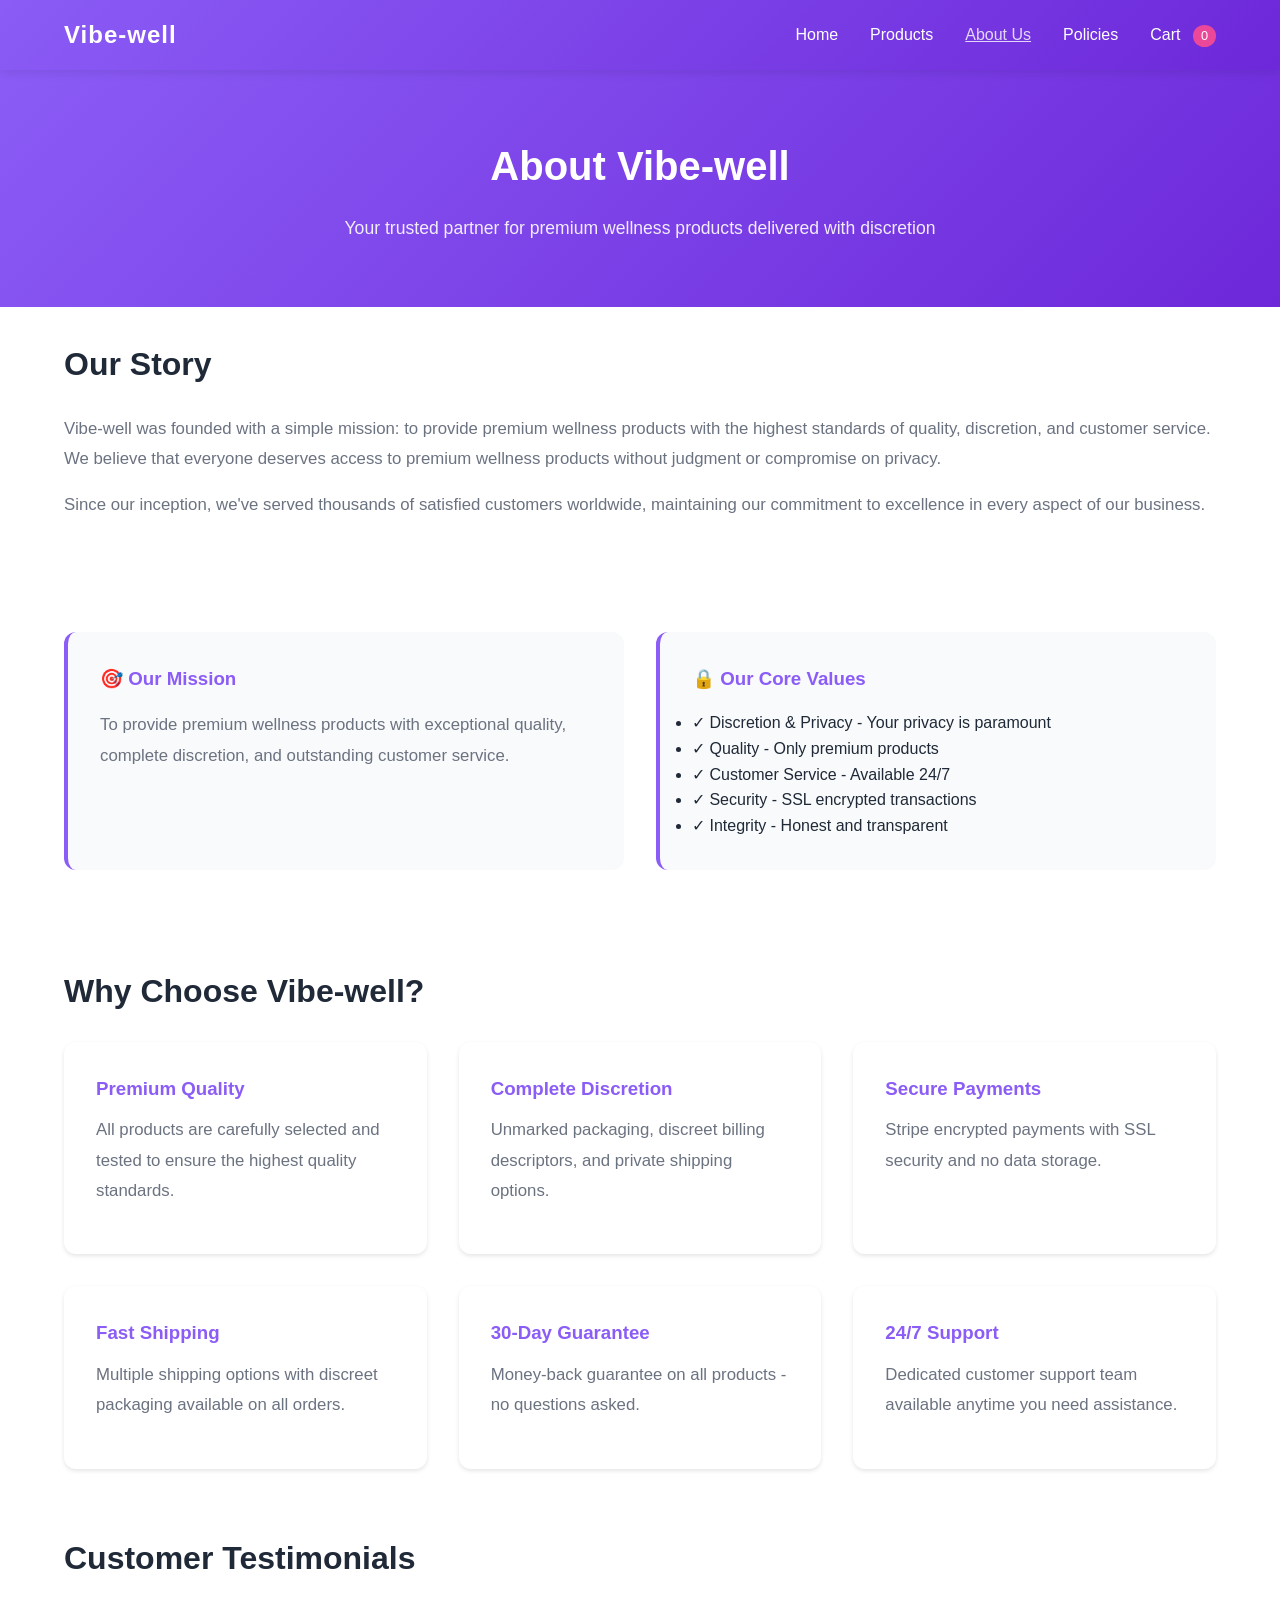
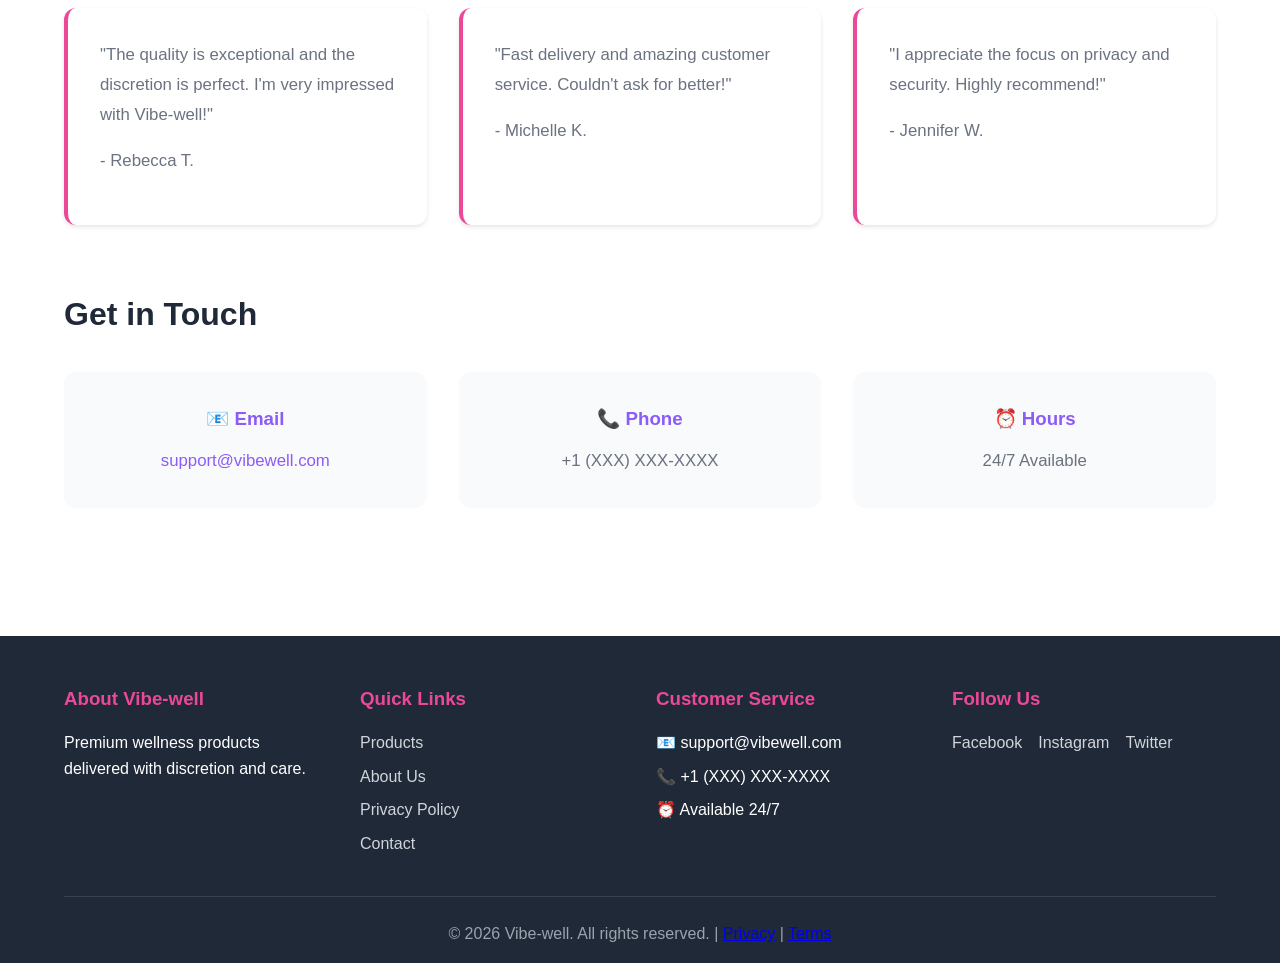
<file: about.html>
<!DOCTYPE html>
<html lang="en">
<head>
    <meta charset="UTF-8">
    <meta name="viewport" content="width=device-width, initial-scale=1.0">
    <title>About Us - Vibe-well</title>
    <link rel="stylesheet" href="styles.css">
</head>
<body>
    <!-- Navigation -->
    <nav class="navbar">
        <div class="container">
            <div class="nav-brand">
                <a href="index.html" class="logo">Vibe-well</a>
            </div>
            <ul class="nav-menu">
                <li><a href="index.html">Home</a></li>
                <li><a href="products.html">Products</a></li>
                <li><a href="about.html" class="active">About Us</a></li>
                <li><a href="policy.html">Policies</a></li>
                <li><a href="cart.html" class="cart-link">Cart <span class="cart-count">0</span></a></li>
            </ul>
        </div>
    </nav>

    <!-- About Hero -->
    <section class="about-hero">
        <div class="container">
            <h1>About Vibe-well</h1>
            <p>Your trusted partner for premium wellness products delivered with discretion</p>
        </div>
    </section>

    <!-- Our Story -->
    <section class="about-section">
        <div class="container">
            <h2>Our Story</h2>
            <p>Vibe-well was founded with a simple mission: to provide premium wellness products with the highest standards of quality, discretion, and customer service. We believe that everyone deserves access to premium wellness products without judgment or compromise on privacy.</p>
            <p>Since our inception, we've served thousands of satisfied customers worldwide, maintaining our commitment to excellence in every aspect of our business.</p>
        </div>
    </section>

    <!-- Our Mission & Values -->
    <section class="about-section">
        <div class="container">
            <div class="values-grid">
                <div class="value-card">
                    <h3>🎯 Our Mission</h3>
                    <p>To provide premium wellness products with exceptional quality, complete discretion, and outstanding customer service.</p>
                </div>
                <div class="value-card">
                    <h3>🔒 Our Core Values</h3>
                    <ul style="text-align: left;">
                        <li>✓ Discretion & Privacy - Your privacy is paramount</li>
                        <li>✓ Quality - Only premium products</li>
                        <li>✓ Customer Service - Available 24/7</li>
                        <li>✓ Security - SSL encrypted transactions</li>
                        <li>✓ Integrity - Honest and transparent</li>
                    </ul>
                </div>
            </div>
        </div>
    </section>

    <!-- Why Choose Us -->
    <section class="about-section">
        <div class="container">
            <h2>Why Choose Vibe-well?</h2>
            <div class="features-grid">
                <div class="feature-box">
                    <h3>Premium Quality</h3>
                    <p>All products are carefully selected and tested to ensure the highest quality standards.</p>
                </div>
                <div class="feature-box">
                    <h3>Complete Discretion</h3>
                    <p>Unmarked packaging, discreet billing descriptors, and private shipping options.</p>
                </div>
                <div class="feature-box">
                    <h3>Secure Payments</h3>
                    <p>Stripe encrypted payments with SSL security and no data storage.</p>
                </div>
                <div class="feature-box">
                    <h3>Fast Shipping</h3>
                    <p>Multiple shipping options with discreet packaging available on all orders.</p>
                </div>
                <div class="feature-box">
                    <h3>30-Day Guarantee</h3>
                    <p>Money-back guarantee on all products - no questions asked.</p>
                </div>
                <div class="feature-box">
                    <h3>24/7 Support</h3>
                    <p>Dedicated customer support team available anytime you need assistance.</p>
                </div>
            </div>
        </div>
    </section>

    <!-- Testimonials -->
    <section class="about-section">
        <div class="container">
            <h2>Customer Testimonials</h2>
            <div class="testimonials-grid">
                <div class="testimonial-box">
                    <p>"The quality is exceptional and the discretion is perfect. I'm very impressed with Vibe-well!"</p>
                    <p class="author">- Rebecca T.</p>
                </div>
                <div class="testimonial-box">
                    <p>"Fast delivery and amazing customer service. Couldn't ask for better!"</p>
                    <p class="author">- Michelle K.</p>
                </div>
                <div class="testimonial-box">
                    <p>"I appreciate the focus on privacy and security. Highly recommend!"</p>
                    <p class="author">- Jennifer W.</p>
                </div>
            </div>
        </div>
    </section>

    <!-- Contact Section -->
    <section class="about-section">
        <div class="container">
            <h2>Get in Touch</h2>
            <div class="contact-info">
                <div class="contact-item">
                    <h3>📧 Email</h3>
                    <p><a href="mailto:support@vibewell.com">support@vibewell.com</a></p>
                </div>
                <div class="contact-item">
                    <h3>📞 Phone</h3>
                    <p>+1 (XXX) XXX-XXXX</p>
                </div>
                <div class="contact-item">
                    <h3>⏰ Hours</h3>
                    <p>24/7 Available</p>
                </div>
            </div>
        </div>
    </section>

    <!-- Footer -->
    <footer class="footer">
        <div class="container">
            <div class="footer-grid">
                <div class="footer-section">
                    <h3>About Vibe-well</h3>
                    <p>Premium wellness products delivered with discretion and care.</p>
                </div>
                <div class="footer-section">
                    <h3>Quick Links</h3>
                    <ul>
                        <li><a href="products.html">Products</a></li>
                        <li><a href="about.html">About Us</a></li>
                        <li><a href="policy.html">Privacy Policy</a></li>
                        <li><a href="policy.html">Contact</a></li>
                    </ul>
                </div>
                <div class="footer-section">
                    <h3>Customer Service</h3>
                    <ul>
                        <li>📧 support@vibewell.com</li>
                        <li>📞 +1 (XXX) XXX-XXXX</li>
                        <li>⏰ Available 24/7</li>
                    </ul>
                </div>
                <div class="footer-section">
                    <h3>Follow Us</h3>
                    <div class="social-links">
                        <a href="#">Facebook</a>
                        <a href="#">Instagram</a>
                        <a href="#">Twitter</a>
                    </div>
                </div>
            </div>
            <div class="footer-bottom">
                <p>&copy; 2026 Vibe-well. All rights reserved. | <a href="policy.html">Privacy</a> | <a href="policy.html">Terms</a></p>
            </div>
        </div>
    </footer>

    <script src="app.js"></script>
</body>
</html>
</file>
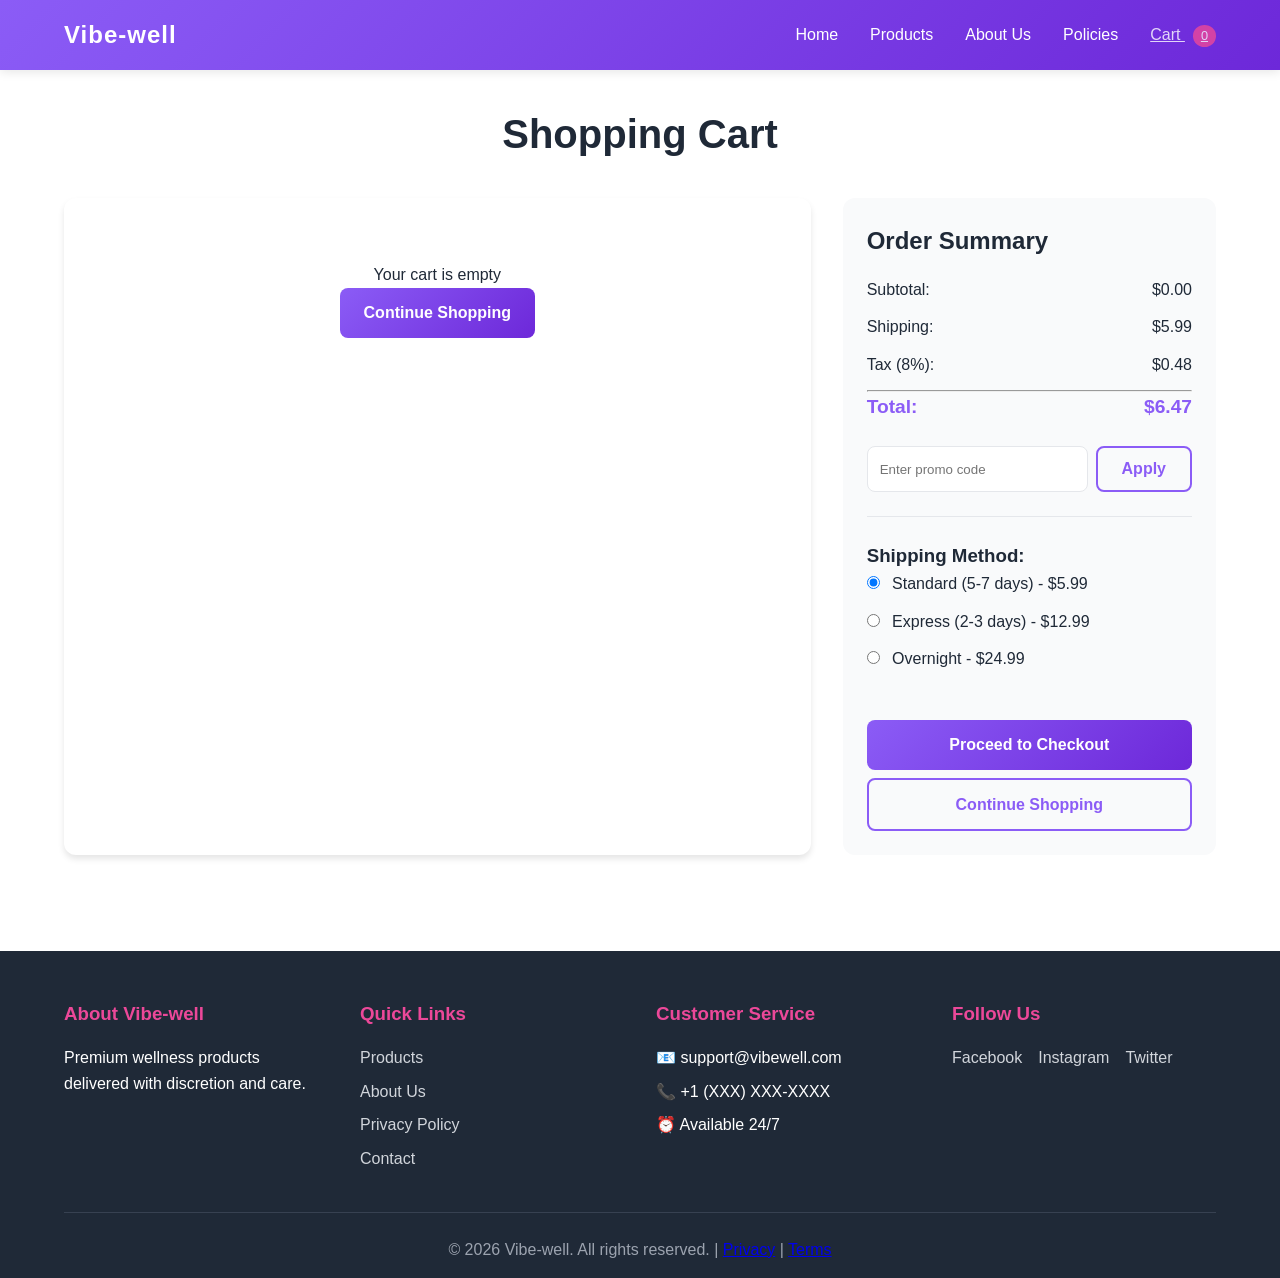
<file: cart.html>
<!DOCTYPE html>
<html lang="en">
<head>
    <meta charset="UTF-8">
    <meta name="viewport" content="width=device-width, initial-scale=1.0">
    <title>Shopping Cart - Vibe-well</title>
    <link rel="stylesheet" href="styles.css">
</head>
<body>
    <!-- Navigation -->
    <nav class="navbar">
        <div class="container">
            <div class="nav-brand">
                <a href="index.html" class="logo">Vibe-well</a>
            </div>
            <ul class="nav-menu">
                <li><a href="index.html">Home</a></li>
                <li><a href="products.html">Products</a></li>
                <li><a href="about.html">About Us</a></li>
                <li><a href="policy.html">Policies</a></li>
                <li><a href="cart.html" class="cart-link active">Cart <span class="cart-count">0</span></a></li>
            </ul>
        </div>
    </nav>

    <!-- Cart Section -->
    <section class="cart-section">
        <div class="container">
            <h1>Shopping Cart</h1>
            
            <div class="cart-content">
                <div class="cart-items">
                    <div id="cart-items-container">
                        <!-- Cart items will be displayed here -->
                    </div>
                </div>

                <div class="cart-summary">
                    <h2>Order Summary</h2>
                    <div class="summary-row">
                        <span>Subtotal:</span>
                        <span id="cart-subtotal">$0.00</span>
                    </div>
                    <div class="summary-row">
                        <span>Shipping:</span>
                        <span id="cart-shipping">$0.00</span>
                    </div>
                    <div class="summary-row">
                        <span>Tax (8%):</span>
                        <span id="cart-tax">$0.00</span>
                    </div>
                    <div class="summary-row" id="cart-discount-row" style="display: none;">
                        <span>Discount:</span>
                        <span id="cart-discount">-$0.00</span>
                    </div>
                    <hr>
                    <div class="summary-row total">
                        <span>Total:</span>
                        <span id="cart-total">$0.00</span>
                    </div>

                    <div class="promo-section">
                        <input type="text" id="promo-code" placeholder="Enter promo code">
                        <button class="btn btn-secondary" onclick="applyPromoCode()">Apply</button>
                    </div>

                    <div class="shipping-options">
                        <h3>Shipping Method:</h3>
                        <label>
                            <input type="radio" name="cart-shipping" value="standard" onchange="updateCartSummary()">
                            Standard (5-7 days) - $5.99
                        </label>
                        <label>
                            <input type="radio" name="cart-shipping" value="express" onchange="updateCartSummary()">
                            Express (2-3 days) - $12.99
                        </label>
                        <label>
                            <input type="radio" name="cart-shipping" value="overnight" onchange="updateCartSummary()">
                            Overnight - $24.99
                        </label>
                    </div>

                    <a href="checkout.html" class="btn btn-primary" style="width: 100%; text-align: center; margin-top: 1.5rem;" onclick="return validateCheckout()">Proceed to Checkout</a>
                    <a href="products.html" class="btn btn-secondary" style="width: 100%; text-align: center; margin-top: 0.5rem;">Continue Shopping</a>
                </div>
            </div>
        </div>
    </section>

    <!-- Footer -->
    <footer class="footer">
        <div class="container">
            <div class="footer-grid">
                <div class="footer-section">
                    <h3>About Vibe-well</h3>
                    <p>Premium wellness products delivered with discretion and care.</p>
                </div>
                <div class="footer-section">
                    <h3>Quick Links</h3>
                    <ul>
                        <li><a href="products.html">Products</a></li>
                        <li><a href="about.html">About Us</a></li>
                        <li><a href="policy.html">Privacy Policy</a></li>
                        <li><a href="policy.html">Contact</a></li>
                    </ul>
                </div>
                <div class="footer-section">
                    <h3>Customer Service</h3>
                    <ul>
                        <li>📧 support@vibewell.com</li>
                        <li>📞 +1 (XXX) XXX-XXXX</li>
                        <li>⏰ Available 24/7</li>
                    </ul>
                </div>
                <div class="footer-section">
                    <h3>Follow Us</h3>
                    <div class="social-links">
                        <a href="#">Facebook</a>
                        <a href="#">Instagram</a>
                        <a href="#">Twitter</a>
                    </div>
                </div>
            </div>
            <div class="footer-bottom">
                <p>&copy; 2026 Vibe-well. All rights reserved. | <a href="policy.html">Privacy</a> | <a href="policy.html">Terms</a></p>
            </div>
        </div>
    </footer>

    <script src="app.js"></script>
    <script>
        document.addEventListener('DOMContentLoaded', function() {
            displayCart();
            document.querySelector('input[name="cart-shipping"]:first-of-type').checked = true;
            updateCartSummary();
        });
    </script>
</body>
</html>
</file>
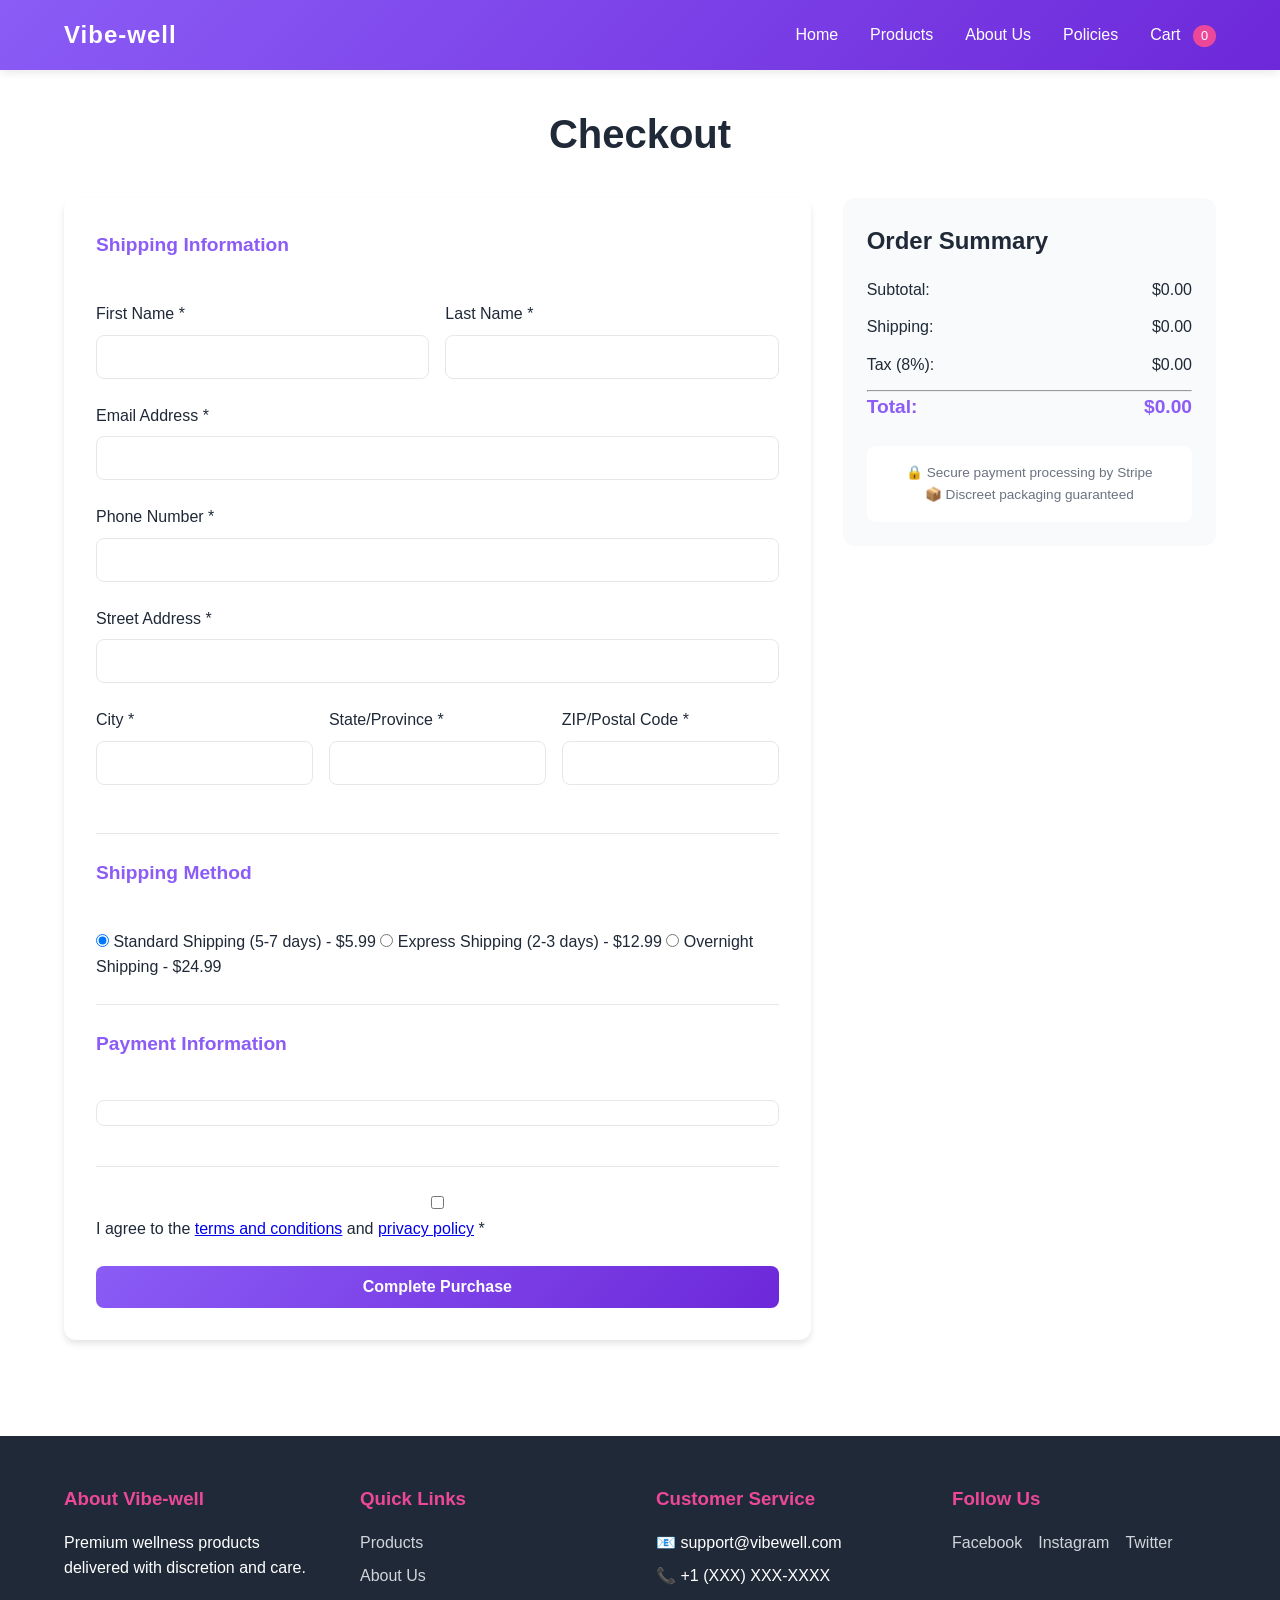
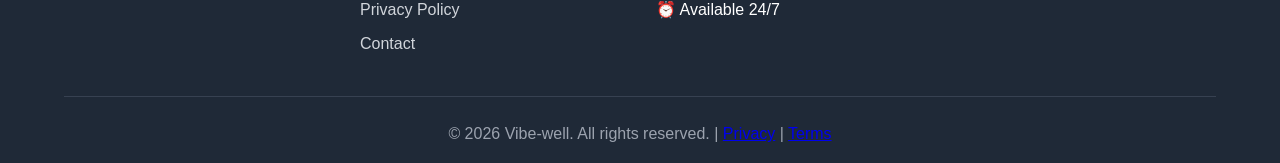
<file: checkout.html>
<!DOCTYPE html>
<html lang="en">
<head>
    <meta charset="UTF-8">
    <meta name="viewport" content="width=device-width, initial-scale=1.0">
    <title>Checkout - Vibe-well</title>
    <link rel="stylesheet" href="styles.css">
    <script src="https://js.stripe.com/v3/"></script>
</head>
<body>
    <!-- Navigation -->
    <nav class="navbar">
        <div class="container">
            <div class="nav-brand">
                <a href="index.html" class="logo">Vibe-well</a>
            </div>
            <ul class="nav-menu">
                <li><a href="index.html">Home</a></li>
                <li><a href="products.html">Products</a></li>
                <li><a href="about.html">About Us</a></li>
                <li><a href="policy.html">Policies</a></li>
                <li><a href="cart.html" class="cart-link">Cart <span class="cart-count">0</span></a></li>
            </ul>
        </div>
    </nav>

    <!-- Checkout Section -->
    <section class="checkout-section">
        <div class="container">
            <h1>Checkout</h1>
            
            <div class="checkout-content">
                <div class="checkout-form">
                    <form id="checkout-form">
                        <!-- Shipping Information -->
                        <fieldset>
                            <legend>Shipping Information</legend>
                            <div class="form-row">
                                <div class="form-group">
                                    <label for="first-name">First Name *</label>
                                    <input type="text" id="first-name" name="first-name" required>
                                </div>
                                <div class="form-group">
                                    <label for="last-name">Last Name *</label>
                                    <input type="text" id="last-name" name="last-name" required>
                                </div>
                            </div>
                            <div class="form-group">
                                <label for="email">Email Address *</label>
                                <input type="email" id="email" name="email" required>
                            </div>
                            <div class="form-group">
                                <label for="phone">Phone Number *</label>
                                <input type="tel" id="phone" name="phone" required>
                            </div>
                            <div class="form-group">
                                <label for="address">Street Address *</label>
                                <input type="text" id="address" name="address" required>
                            </div>
                            <div class="form-row">
                                <div class="form-group">
                                    <label for="city">City *</label>
                                    <input type="text" id="city" name="city" required>
                                </div>
                                <div class="form-group">
                                    <label for="state">State/Province *</label>
                                    <input type="text" id="state" name="state" required>
                                </div>
                                <div class="form-group">
                                    <label for="zip">ZIP/Postal Code *</label>
                                    <input type="text" id="zip" name="zip" required>
                                </div>
                            </div>
                        </fieldset>

                        <!-- Shipping Method -->
                        <fieldset>
                            <legend>Shipping Method</legend>
                            <label>
                                <input type="radio" name="shipping" value="standard" checked>
                                Standard Shipping (5-7 days) - $5.99
                            </label>
                            <label>
                                <input type="radio" name="shipping" value="express">
                                Express Shipping (2-3 days) - $12.99
                            </label>
                            <label>
                                <input type="radio" name="shipping" value="overnight">
                                Overnight Shipping - $24.99
                            </label>
                        </fieldset>

                        <!-- Payment Information -->
                        <fieldset>
                            <legend>Payment Information</legend>
                            <div id="card-element"></div>
                            <div id="card-errors" style="color: #ef4444; margin-top: 0.5rem;"></div>
                        </fieldset>

                        <!-- Terms -->
                        <div class="form-group">
                            <label>
                                <input type="checkbox" id="agree-terms" required>
                                I agree to the <a href="policy.html" target="_blank">terms and conditions</a> and <a href="policy.html" target="_blank">privacy policy</a> *
                            </label>
                        </div>

                        <button type="submit" class="btn btn-primary" style="width: 100%;">Complete Purchase</button>
                    </form>
                </div>

                <!-- Order Summary -->
                <div class="checkout-summary">
                    <h2>Order Summary</h2>
                    <div id="order-items" style="margin-bottom: 1rem;">
                        <!-- Order items will be displayed here -->
                    </div>
                    <div class="summary-row">
                        <span>Subtotal:</span>
                        <span id="checkout-subtotal">$0.00</span>
                    </div>
                    <div class="summary-row">
                        <span>Shipping:</span>
                        <span id="checkout-shipping">$0.00</span>
                    </div>
                    <div class="summary-row">
                        <span>Tax (8%):</span>
                        <span id="checkout-tax">$0.00</span>
                    </div>
                    <div class="summary-row" id="checkout-discount-row" style="display: none;">
                        <span>Discount:</span>
                        <span id="checkout-discount">-$0.00</span>
                    </div>
                    <hr>
                    <div class="summary-row total">
                        <span>Total:</span>
                        <span id="checkout-total">$0.00</span>
                    </div>

                    <div class="security-badges">
                        <p style="font-size: 0.85rem; color: #6b7280;">
                            🔒 Secure payment processing by Stripe
                        </p>
                        <p style="font-size: 0.85rem; color: #6b7280;">
                            📦 Discreet packaging guaranteed
                        </p>
                    </div>
                </div>
            </div>
        </div>
    </section>

    <!-- Footer -->
    <footer class="footer">
        <div class="container">
            <div class="footer-grid">
                <div class="footer-section">
                    <h3>About Vibe-well</h3>
                    <p>Premium wellness products delivered with discretion and care.</p>
                </div>
                <div class="footer-section">
                    <h3>Quick Links</h3>
                    <ul>
                        <li><a href="products.html">Products</a></li>
                        <li><a href="about.html">About Us</a></li>
                        <li><a href="policy.html">Privacy Policy</a></li>
                        <li><a href="policy.html">Contact</a></li>
                    </ul>
                </div>
                <div class="footer-section">
                    <h3>Customer Service</h3>
                    <ul>
                        <li>📧 support@vibewell.com</li>
                        <li>📞 +1 (XXX) XXX-XXXX</li>
                        <li>⏰ Available 24/7</li>
                    </ul>
                </div>
                <div class="footer-section">
                    <h3>Follow Us</h3>
                    <div class="social-links">
                        <a href="#">Facebook</a>
                        <a href="#">Instagram</a>
                        <a href="#">Twitter</a>
                    </div>
                </div>
            </div>
            <div class="footer-bottom">
                <p>&copy; 2026 Vibe-well. All rights reserved. | <a href="policy.html">Privacy</a> | <a href="policy.html">Terms</a></p>
            </div>
        </div>
    </footer>

    <script src="app.js"></script>
    <script src="checkout.js"></script>
</body>
</html>
</file>
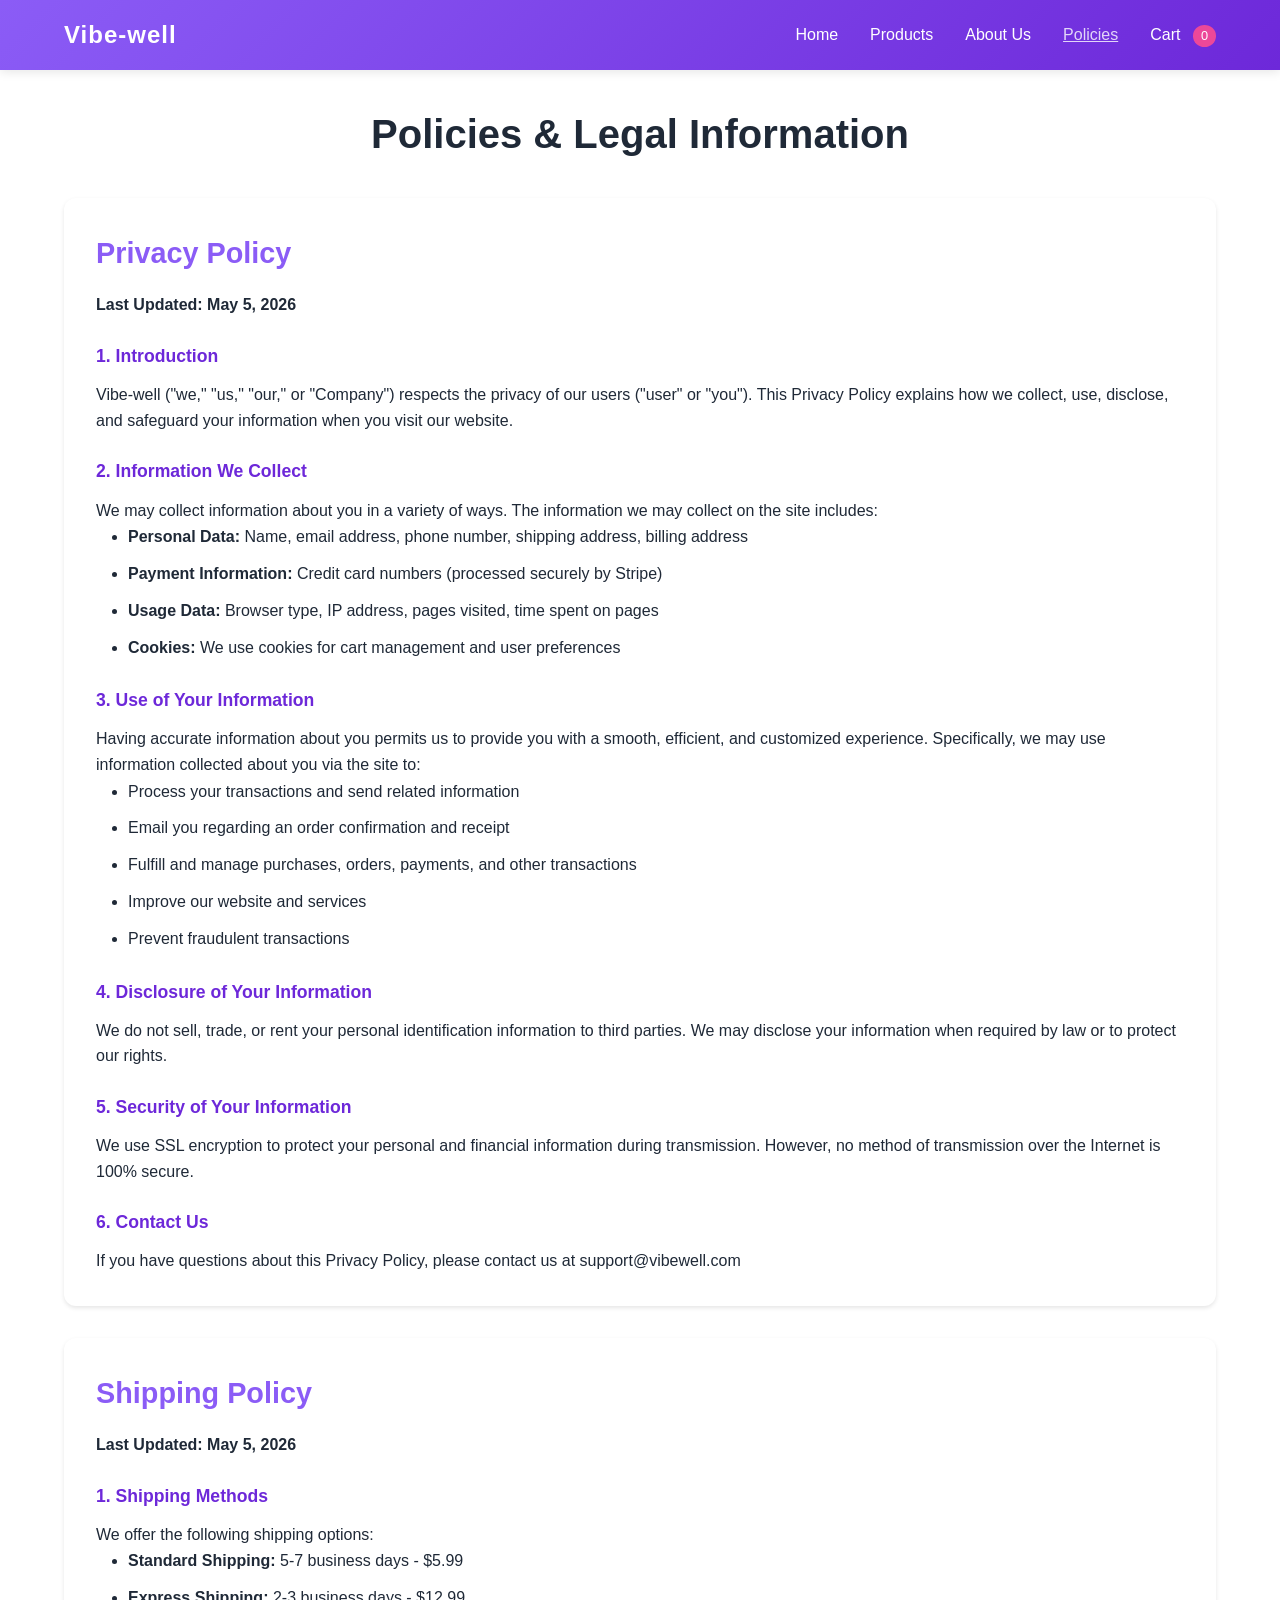
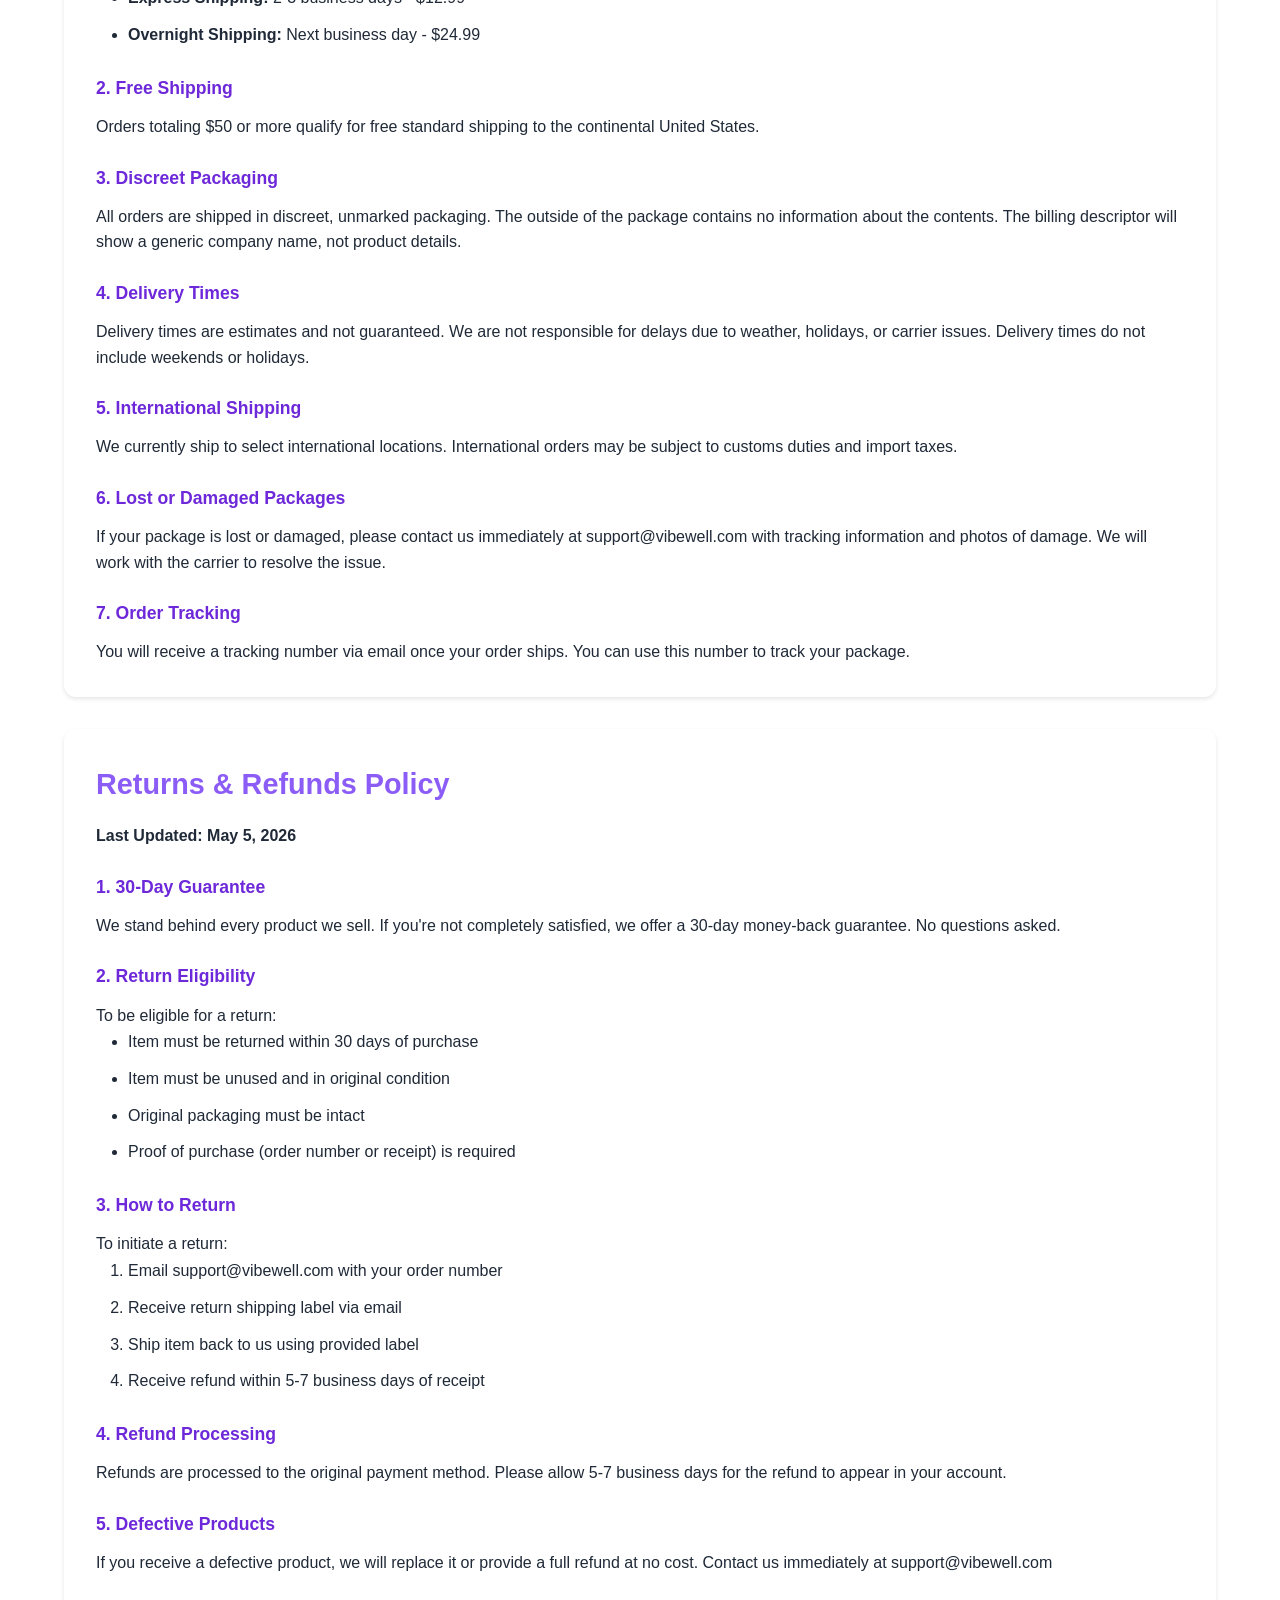
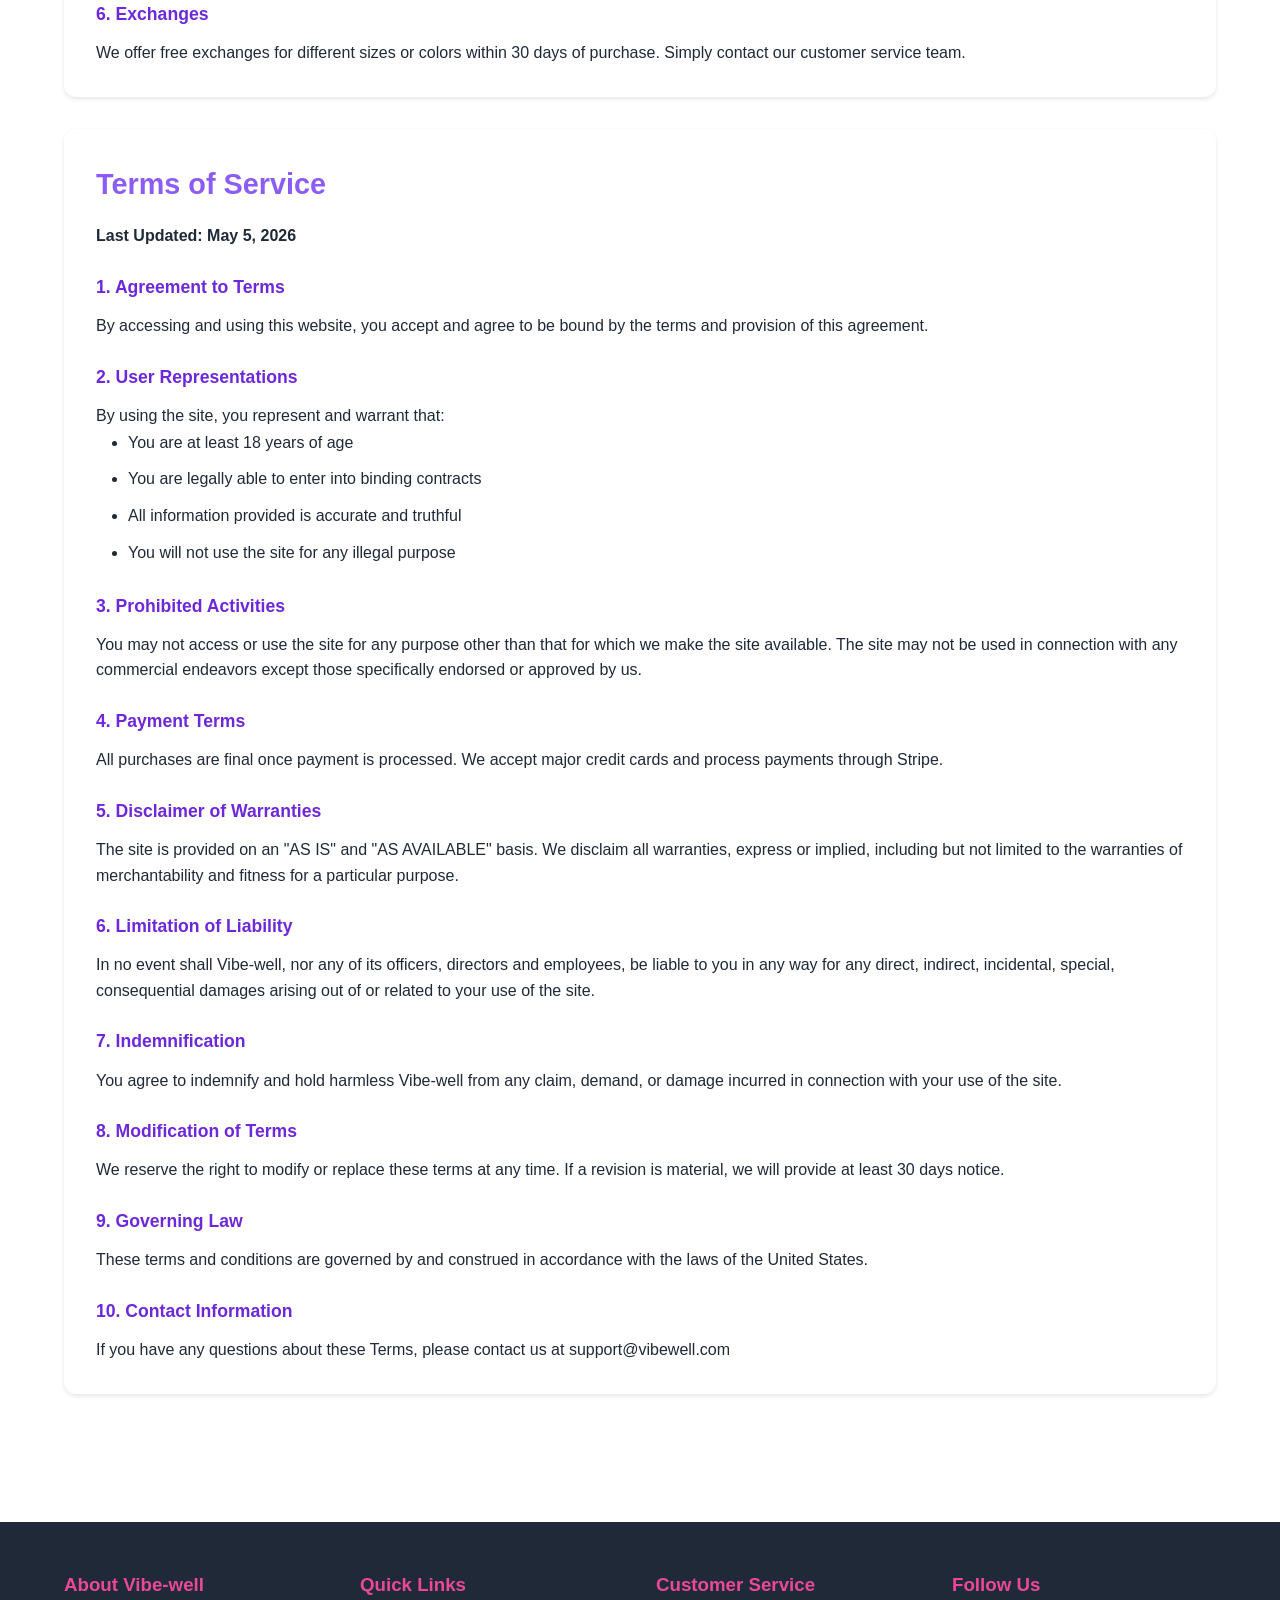
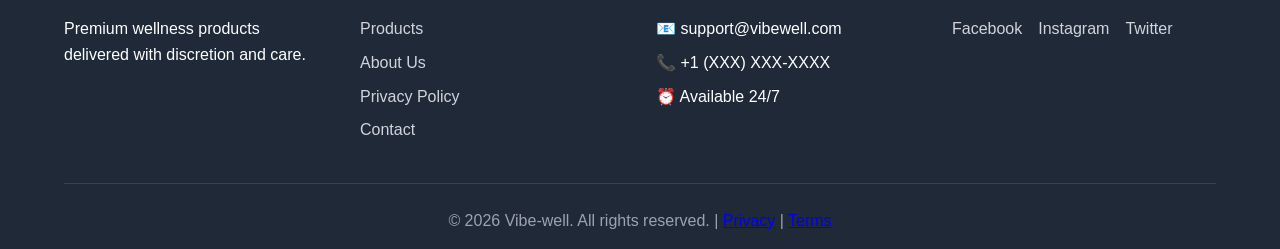
<file: policy.html>
<!DOCTYPE html>
<html lang="en">
<head>
    <meta charset="UTF-8">
    <meta name="viewport" content="width=device-width, initial-scale=1.0">
    <title>Policies - Vibe-well</title>
    <link rel="stylesheet" href="styles.css">
</head>
<body>
    <!-- Navigation -->
    <nav class="navbar">
        <div class="container">
            <div class="nav-brand">
                <a href="index.html" class="logo">Vibe-well</a>
            </div>
            <ul class="nav-menu">
                <li><a href="index.html">Home</a></li>
                <li><a href="products.html">Products</a></li>
                <li><a href="about.html">About Us</a></li>
                <li><a href="policy.html" class="active">Policies</a></li>
                <li><a href="cart.html" class="cart-link">Cart <span class="cart-count">0</span></a></li>
            </ul>
        </div>
    </nav>

    <!-- Policies Content -->
    <section class="policies-section">
        <div class="container">
            <h1>Policies & Legal Information</h1>

            <!-- Privacy Policy -->
            <div class="policy-section">
                <h2>Privacy Policy</h2>
                <p><strong>Last Updated: May 5, 2026</strong></p>

                <h3>1. Introduction</h3>
                <p>Vibe-well ("we," "us," "our," or "Company") respects the privacy of our users ("user" or "you"). This Privacy Policy explains how we collect, use, disclose, and safeguard your information when you visit our website.</p>

                <h3>2. Information We Collect</h3>
                <p>We may collect information about you in a variety of ways. The information we may collect on the site includes:</p>
                <ul>
                    <li><strong>Personal Data:</strong> Name, email address, phone number, shipping address, billing address</li>
                    <li><strong>Payment Information:</strong> Credit card numbers (processed securely by Stripe)</li>
                    <li><strong>Usage Data:</strong> Browser type, IP address, pages visited, time spent on pages</li>
                    <li><strong>Cookies:</strong> We use cookies for cart management and user preferences</li>
                </ul>

                <h3>3. Use of Your Information</h3>
                <p>Having accurate information about you permits us to provide you with a smooth, efficient, and customized experience. Specifically, we may use information collected about you via the site to:</p>
                <ul>
                    <li>Process your transactions and send related information</li>
                    <li>Email you regarding an order confirmation and receipt</li>
                    <li>Fulfill and manage purchases, orders, payments, and other transactions</li>
                    <li>Improve our website and services</li>
                    <li>Prevent fraudulent transactions</li>
                </ul>

                <h3>4. Disclosure of Your Information</h3>
                <p>We do not sell, trade, or rent your personal identification information to third parties. We may disclose your information when required by law or to protect our rights.</p>

                <h3>5. Security of Your Information</h3>
                <p>We use SSL encryption to protect your personal and financial information during transmission. However, no method of transmission over the Internet is 100% secure.</p>

                <h3>6. Contact Us</h3>
                <p>If you have questions about this Privacy Policy, please contact us at support@vibewell.com</p>
            </div>

            <!-- Shipping Policy -->
            <div class="policy-section">
                <h2>Shipping Policy</h2>
                <p><strong>Last Updated: May 5, 2026</strong></p>

                <h3>1. Shipping Methods</h3>
                <p>We offer the following shipping options:</p>
                <ul>
                    <li><strong>Standard Shipping:</strong> 5-7 business days - $5.99</li>
                    <li><strong>Express Shipping:</strong> 2-3 business days - $12.99</li>
                    <li><strong>Overnight Shipping:</strong> Next business day - $24.99</li>
                </ul>

                <h3>2. Free Shipping</h3>
                <p>Orders totaling $50 or more qualify for free standard shipping to the continental United States.</p>

                <h3>3. Discreet Packaging</h3>
                <p>All orders are shipped in discreet, unmarked packaging. The outside of the package contains no information about the contents. The billing descriptor will show a generic company name, not product details.</p>

                <h3>4. Delivery Times</h3>
                <p>Delivery times are estimates and not guaranteed. We are not responsible for delays due to weather, holidays, or carrier issues. Delivery times do not include weekends or holidays.</p>

                <h3>5. International Shipping</h3>
                <p>We currently ship to select international locations. International orders may be subject to customs duties and import taxes.</p>

                <h3>6. Lost or Damaged Packages</h3>
                <p>If your package is lost or damaged, please contact us immediately at support@vibewell.com with tracking information and photos of damage. We will work with the carrier to resolve the issue.</p>

                <h3>7. Order Tracking</h3>
                <p>You will receive a tracking number via email once your order ships. You can use this number to track your package.</p>
            </div>

            <!-- Returns & Refunds -->
            <div class="policy-section">
                <h2>Returns & Refunds Policy</h2>
                <p><strong>Last Updated: May 5, 2026</strong></p>

                <h3>1. 30-Day Guarantee</h3>
                <p>We stand behind every product we sell. If you're not completely satisfied, we offer a 30-day money-back guarantee. No questions asked.</p>

                <h3>2. Return Eligibility</h3>
                <p>To be eligible for a return:</p>
                <ul>
                    <li>Item must be returned within 30 days of purchase</li>
                    <li>Item must be unused and in original condition</li>
                    <li>Original packaging must be intact</li>
                    <li>Proof of purchase (order number or receipt) is required</li>
                </ul>

                <h3>3. How to Return</h3>
                <p>To initiate a return:</p>
                <ol>
                    <li>Email support@vibewell.com with your order number</li>
                    <li>Receive return shipping label via email</li>
                    <li>Ship item back to us using provided label</li>
                    <li>Receive refund within 5-7 business days of receipt</li>
                </ol>

                <h3>4. Refund Processing</h3>
                <p>Refunds are processed to the original payment method. Please allow 5-7 business days for the refund to appear in your account.</p>

                <h3>5. Defective Products</h3>
                <p>If you receive a defective product, we will replace it or provide a full refund at no cost. Contact us immediately at support@vibewell.com</p>

                <h3>6. Exchanges</h3>
                <p>We offer free exchanges for different sizes or colors within 30 days of purchase. Simply contact our customer service team.</p>
            </div>

            <!-- Terms of Service -->
            <div class="policy-section">
                <h2>Terms of Service</h2>
                <p><strong>Last Updated: May 5, 2026</strong></p>

                <h3>1. Agreement to Terms</h3>
                <p>By accessing and using this website, you accept and agree to be bound by the terms and provision of this agreement.</p>

                <h3>2. User Representations</h3>
                <p>By using the site, you represent and warrant that:</p>
                <ul>
                    <li>You are at least 18 years of age</li>
                    <li>You are legally able to enter into binding contracts</li>
                    <li>All information provided is accurate and truthful</li>
                    <li>You will not use the site for any illegal purpose</li>
                </ul>

                <h3>3. Prohibited Activities</h3>
                <p>You may not access or use the site for any purpose other than that for which we make the site available. The site may not be used in connection with any commercial endeavors except those specifically endorsed or approved by us.</p>

                <h3>4. Payment Terms</h3>
                <p>All purchases are final once payment is processed. We accept major credit cards and process payments through Stripe.</p>

                <h3>5. Disclaimer of Warranties</h3>
                <p>The site is provided on an "AS IS" and "AS AVAILABLE" basis. We disclaim all warranties, express or implied, including but not limited to the warranties of merchantability and fitness for a particular purpose.</p>

                <h3>6. Limitation of Liability</h3>
                <p>In no event shall Vibe-well, nor any of its officers, directors and employees, be liable to you in any way for any direct, indirect, incidental, special, consequential damages arising out of or related to your use of the site.</p>

                <h3>7. Indemnification</h3>
                <p>You agree to indemnify and hold harmless Vibe-well from any claim, demand, or damage incurred in connection with your use of the site.</p>

                <h3>8. Modification of Terms</h3>
                <p>We reserve the right to modify or replace these terms at any time. If a revision is material, we will provide at least 30 days notice.</p>

                <h3>9. Governing Law</h3>
                <p>These terms and conditions are governed by and construed in accordance with the laws of the United States.</p>

                <h3>10. Contact Information</h3>
                <p>If you have any questions about these Terms, please contact us at support@vibewell.com</p>
            </div>
        </div>
    </section>

    <!-- Footer -->
    <footer class="footer">
        <div class="container">
            <div class="footer-grid">
                <div class="footer-section">
                    <h3>About Vibe-well</h3>
                    <p>Premium wellness products delivered with discretion and care.</p>
                </div>
                <div class="footer-section">
                    <h3>Quick Links</h3>
                    <ul>
                        <li><a href="products.html">Products</a></li>
                        <li><a href="about.html">About Us</a></li>
                        <li><a href="policy.html">Privacy Policy</a></li>
                        <li><a href="policy.html">Contact</a></li>
                    </ul>
                </div>
                <div class="footer-section">
                    <h3>Customer Service</h3>
                    <ul>
                        <li>📧 support@vibewell.com</li>
                        <li>📞 +1 (XXX) XXX-XXXX</li>
                        <li>⏰ Available 24/7</li>
                    </ul>
                </div>
                <div class="footer-section">
                    <h3>Follow Us</h3>
                    <div class="social-links">
                        <a href="#">Facebook</a>
                        <a href="#">Instagram</a>
                        <a href="#">Twitter</a>
                    </div>
                </div>
            </div>
            <div class="footer-bottom">
                <p>&copy; 2026 Vibe-well. All rights reserved. | <a href="policy.html">Privacy</a> | <a href="policy.html">Terms</a></p>
            </div>
        </div>
    </footer>

    <script src="app.js"></script>
</body>
</html>
</file>
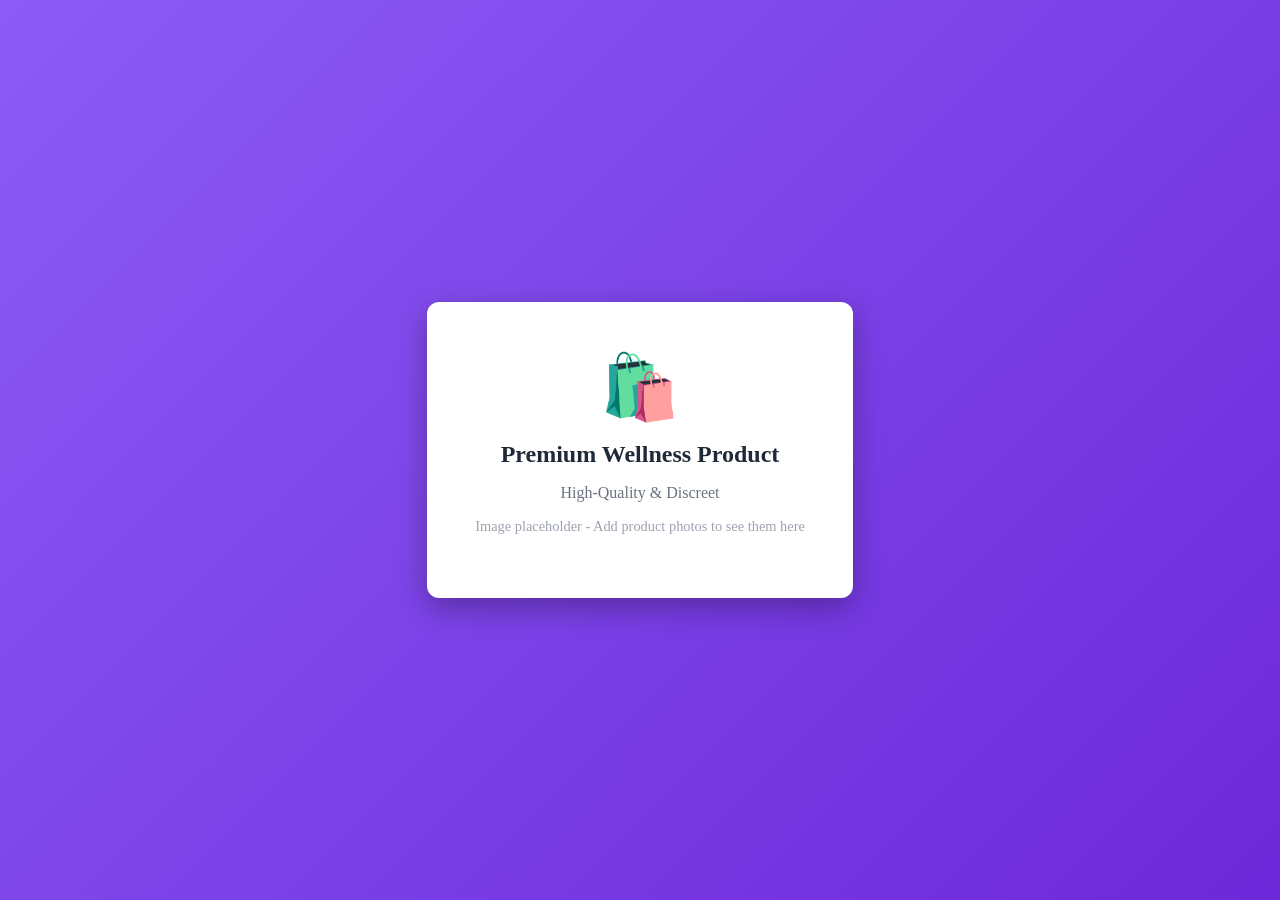
<file: images/placeholder.html>
<!DOCTYPE html>
<html>
<head>
    <title>Placeholder - Premium Wellness Product</title>
</head>
<body style="display: flex; align-items: center; justify-content: center; height: 100vh; background: linear-gradient(135deg, #8b5cf6 0%, #6d28d9 100%); margin: 0;">
    <div style="background: white; padding: 3rem; border-radius: 12px; text-align: center; box-shadow: 0 10px 30px rgba(0,0,0,0.3);">
        <div style="font-size: 4rem; color: #8b5cf6;">🛍️</div>
        <h2 style="color: #1f2937; margin: 1rem 0;">Premium Wellness Product</h2>
        <p style="color: #6b7280; margin-bottom: 1rem;">High-Quality & Discreet</p>
        <p style="font-size: 0.9rem; color: #9ca3af;">Image placeholder - Add product photos to see them here</p>
    </div>
</body>
</html>
</file>
<file: styles.css>
/* Root Variables */
:root {
    --primary-color: #8b5cf6;
    --secondary-color: #6d28d9;
    --accent-color: #ec4899;
    --light-bg: #f9fafb;
    --border-color: #e5e7eb;
    --text-color: #1f2937;
    --text-light: #6b7280;
    --success-color: #10b981;
    --error-color: #ef4444;
}

/* Global Styles */
* {
    margin: 0;
    padding: 0;
    box-sizing: border-box;
}

body {
    font-family: 'Segoe UI', Tahoma, Geneva, Verdana, sans-serif;
    color: var(--text-color);
    line-height: 1.6;
    background-color: #ffffff;
}

html {
    scroll-behavior: smooth;
}

.container {
    max-width: 1200px;
    margin: 0 auto;
    padding: 0 1.5rem;
}

/* Navigation */
.navbar {
    background: linear-gradient(135deg, var(--primary-color) 0%, var(--secondary-color) 100%);
    color: white;
    padding: 1rem 0;
    position: sticky;
    top: 0;
    z-index: 1000;
    box-shadow: 0 2px 10px rgba(0, 0, 0, 0.1);
}

.navbar .container {
    display: flex;
    justify-content: space-between;
    align-items: center;
}

.logo {
    font-size: 1.5rem;
    font-weight: bold;
    color: white;
    text-decoration: none;
    letter-spacing: 1px;
}

.nav-menu {
    display: flex;
    list-style: none;
    gap: 2rem;
}

.nav-menu a {
    color: white;
    text-decoration: none;
    transition: opacity 0.3s ease;
    font-weight: 500;
}

.nav-menu a:hover,
.nav-menu a.active {
    opacity: 0.8;
    text-decoration: underline;
}

.cart-count {
    background: var(--accent-color);
    border-radius: 50%;
    padding: 0.2rem 0.5rem;
    margin-left: 0.5rem;
    font-size: 0.8rem;
}

/* Buttons */
.btn {
    padding: 0.75rem 1.5rem;
    border: none;
    border-radius: 8px;
    font-size: 1rem;
    font-weight: 600;
    cursor: pointer;
    transition: all 0.3s ease;
    text-decoration: none;
    display: inline-block;
    text-align: center;
}

.btn-primary {
    background: linear-gradient(135deg, var(--primary-color) 0%, var(--secondary-color) 100%);
    color: white;
}

.btn-primary:hover {
    transform: translateY(-2px);
    box-shadow: 0 10px 20px rgba(139, 92, 246, 0.3);
}

.btn-secondary {
    background: var(--light-bg);
    color: var(--primary-color);
    border: 2px solid var(--primary-color);
}

.btn-secondary:hover {
    background: var(--primary-color);
    color: white;
}

.btn-delete {
    background: #fee2e2;
    color: #dc2626;
    padding: 0.5rem 1rem;
    font-size: 0.9rem;
}

.btn-delete:hover {
    background: #dc2626;
    color: white;
}

/* Hero Section */
.hero {
    background: linear-gradient(135deg, var(--primary-color) 0%, var(--secondary-color) 100%);
    color: white;
    padding: 6rem 0;
    text-align: center;
}

.hero-content h1 {
    font-size: 3rem;
    margin-bottom: 1rem;
    font-weight: 700;
}

.hero-content p {
    font-size: 1.3rem;
    margin-bottom: 2rem;
    opacity: 0.9;
}

/* Featured Section */
.featured-section {
    padding: 4rem 0;
    background: var(--light-bg);
}

.featured-section h2,
.products-section h1,
.about-hero h1,
.policies-section h1,
.cart-section h1,
.checkout-section h1 {
    font-size: 2.5rem;
    margin-bottom: 2rem;
    text-align: center;
    color: var(--text-color);
}

/* Products Grid */
.products-grid {
    display: grid;
    grid-template-columns: repeat(auto-fill, minmax(280px, 1fr));
    gap: 2rem;
    margin: 2rem 0;
}

.product-card {
    background: white;
    border-radius: 12px;
    overflow: hidden;
    box-shadow: 0 4px 6px rgba(0, 0, 0, 0.1);
    transition: all 0.3s ease;
    display: flex;
    flex-direction: column;
}

.product-card:hover {
    transform: translateY(-5px);
    box-shadow: 0 12px 20px rgba(0, 0, 0, 0.15);
}

.product-image {
    width: 100%;
    height: 250px;
    overflow: hidden;
    background: var(--light-bg);
}

.product-image img {
    width: 100%;
    height: 100%;
    object-fit: cover;
}

.product-card h3 {
    padding: 1rem 1.5rem 0.5rem;
    font-size: 1.2rem;
    color: var(--text-color);
}

.product-card .price {
    padding: 0.5rem 1.5rem;
    font-size: 1.5rem;
    font-weight: bold;
    color: var(--primary-color);
}

.product-card .rating {
    padding: 0.5rem 1.5rem;
    color: var(--text-light);
    font-size: 0.9rem;
}

.product-description {
    padding: 0.5rem 1.5rem;
    color: var(--text-light);
    font-size: 0.9rem;
    flex-grow: 1;
}

.product-card .btn {
    margin: 1rem 1.5rem;
    width: calc(100% - 3rem);
}

/* Features Section */
.features {
    padding: 4rem 0;
}

.features h2 {
    font-size: 2.5rem;
    margin-bottom: 2rem;
    text-align: center;
}

.features-grid {
    display: grid;
    grid-template-columns: repeat(auto-fit, minmax(300px, 1fr));
    gap: 2rem;
}

.feature-card {
    background: var(--light-bg);
    padding: 2rem;
    border-radius: 12px;
    text-align: center;
    transition: all 0.3s ease;
}

.feature-card:hover {
    transform: translateY(-5px);
    box-shadow: 0 8px 15px rgba(139, 92, 246, 0.2);
}

.feature-icon {
    font-size: 3rem;
    margin-bottom: 1rem;
}

.feature-card h3 {
    margin-bottom: 0.5rem;
    color: var(--primary-color);
}

/* Testimonials */
.testimonials {
    background: var(--light-bg);
    padding: 4rem 0;
}

.testimonials h2 {
    font-size: 2.5rem;
    margin-bottom: 2rem;
    text-align: center;
}

.testimonials-grid {
    display: grid;
    grid-template-columns: repeat(auto-fit, minmax(300px, 1fr));
    gap: 2rem;
}

.testimonial-card {
    background: white;
    padding: 2rem;
    border-radius: 12px;
    box-shadow: 0 4px 6px rgba(0, 0, 0, 0.1);
}

.testimonial-card .rating {
    color: var(--accent-color);
    margin-bottom: 1rem;
}

.testimonial-card p:last-child {
    color: var(--primary-color);
    font-weight: 600;
    margin-top: 1rem;
}

/* CTA Section */
.cta-section {
    background: linear-gradient(135deg, var(--primary-color) 0%, var(--secondary-color) 100%);
    color: white;
    padding: 4rem 0;
    text-align: center;
}

.cta-section h2 {
    font-size: 2rem;
    margin-bottom: 1rem;
}

.cta-section p {
    font-size: 1.2rem;
    margin-bottom: 2rem;
}

/* Footer */
.footer {
    background: #1f2937;
    color: white;
    padding: 3rem 0 1rem;
    margin-top: 4rem;
}

.footer-grid {
    display: grid;
    grid-template-columns: repeat(auto-fit, minmax(250px, 1fr));
    gap: 2rem;
    margin-bottom: 2rem;
}

.footer-section h3 {
    margin-bottom: 1rem;
    color: var(--accent-color);
}

.footer-section ul {
    list-style: none;
}

.footer-section ul li {
    margin-bottom: 0.5rem;
}

.footer-section a {
    color: #d1d5db;
    text-decoration: none;
    transition: color 0.3s ease;
}

.footer-section a:hover {
    color: var(--accent-color);
}

.social-links {
    display: flex;
    gap: 1rem;
}

.footer-bottom {
    border-top: 1px solid #374151;
    padding-top: 1.5rem;
    text-align: center;
    color: #9ca3af;
}

/* Products Page */
.products-section {
    padding: 2rem 0;
    min-height: 80vh;
}

.filters-section {
    display: flex;
    gap: 1rem;
    margin-bottom: 2rem;
    flex-wrap: wrap;
}

.filter-group {
    display: flex;
    align-items: center;
    gap: 0.5rem;
}

.filter-group select {
    padding: 0.5rem 1rem;
    border: 1px solid var(--border-color);
    border-radius: 8px;
    background: white;
    cursor: pointer;
}

/* Cart Page */
.cart-section {
    padding: 2rem 0;
    min-height: 80vh;
}

.cart-content {
    display: grid;
    grid-template-columns: 2fr 1fr;
    gap: 2rem;
}

.cart-items {
    background: white;
    padding: 2rem;
    border-radius: 12px;
    box-shadow: 0 4px 6px rgba(0, 0, 0, 0.1);
}

.cart-item {
    display: grid;
    grid-template-columns: 100px 1fr auto auto auto;
    gap: 1.5rem;
    align-items: center;
    padding: 1.5rem 0;
    border-bottom: 1px solid var(--border-color);
}

.cart-item img {
    width: 100px;
    height: 100px;
    object-fit: cover;
    border-radius: 8px;
}

.item-details h3 {
    margin-bottom: 0.5rem;
}

.item-quantity {
    display: flex;
    align-items: center;
    gap: 0.5rem;
}

.item-quantity input {
    width: 50px;
    padding: 0.5rem;
    text-align: center;
    border: 1px solid var(--border-color);
    border-radius: 4px;
}

.item-quantity button {
    padding: 0.5rem 0.75rem;
    background: var(--light-bg);
    border: 1px solid var(--border-color);
    border-radius: 4px;
    cursor: pointer;
}

.item-total {
    font-weight: bold;
    color: var(--primary-color);
}

.cart-summary {
    background: var(--light-bg);
    padding: 1.5rem;
    border-radius: 12px;
    height: fit-content;
}

.cart-summary h2 {
    font-size: 1.5rem;
    margin-bottom: 1rem;
}

.summary-row {
    display: flex;
    justify-content: space-between;
    margin-bottom: 0.75rem;
}

.summary-row.total {
    font-weight: bold;
    font-size: 1.2rem;
    color: var(--primary-color);
}

.promo-section {
    display: flex;
    gap: 0.5rem;
    margin: 1.5rem 0;
}

.promo-section input {
    flex: 1;
    padding: 0.75rem;
    border: 1px solid var(--border-color);
    border-radius: 8px;
}

.shipping-options {
    margin: 1.5rem 0;
    padding-top: 1.5rem;
    border-top: 1px solid var(--border-color);
}

.shipping-options label {
    display: block;
    margin-bottom: 0.75rem;
    cursor: pointer;
}

.shipping-options input {
    margin-right: 0.5rem;
}

/* Checkout Page */
.checkout-section {
    padding: 2rem 0;
}

.checkout-content {
    display: grid;
    grid-template-columns: 2fr 1fr;
    gap: 2rem;
}

.checkout-form {
    background: white;
    padding: 2rem;
    border-radius: 12px;
    box-shadow: 0 4px 6px rgba(0, 0, 0, 0.1);
}

fieldset {
    border: none;
    padding: 1.5rem 0;
    margin-bottom: 1.5rem;
    border-bottom: 1px solid var(--border-color);
}

legend {
    font-size: 1.2rem;
    font-weight: bold;
    color: var(--primary-color);
    margin-bottom: 1rem;
}

.form-group {
    margin-bottom: 1.5rem;
}

.form-group label {
    display: block;
    margin-bottom: 0.5rem;
    font-weight: 500;
}

.form-group input,
.form-group select {
    width: 100%;
    padding: 0.75rem;
    border: 1px solid var(--border-color);
    border-radius: 8px;
    font-size: 1rem;
}

.form-row {
    display: grid;
    grid-template-columns: repeat(auto-fit, minmax(200px, 1fr));
    gap: 1rem;
}

.form-group input:focus,
.form-group select:focus {
    outline: none;
    border-color: var(--primary-color);
    box-shadow: 0 0 0 3px rgba(139, 92, 246, 0.1);
}

#card-element {
    padding: 0.75rem;
    border: 1px solid var(--border-color);
    border-radius: 8px;
    margin-bottom: 1rem;
}

.checkout-summary {
    background: var(--light-bg);
    padding: 1.5rem;
    border-radius: 12px;
    height: fit-content;
}

.checkout-summary h2 {
    font-size: 1.5rem;
    margin-bottom: 1rem;
}

.security-badges {
    background: white;
    padding: 1rem;
    border-radius: 8px;
    margin-top: 1.5rem;
    text-align: center;
}

/* About Page */
.about-hero {
    background: linear-gradient(135deg, var(--primary-color) 0%, var(--secondary-color) 100%);
    color: white;
    padding: 4rem 0;
    text-align: center;
}

.about-hero h1 {
    font-size: 2.5rem;
    margin-bottom: 1rem;
    color: white;
}

.about-hero p {
    font-size: 1.1rem;
    opacity: 0.9;
}

.about-section {
    padding: 2rem 0;
}

.about-section h2 {
    font-size: 2rem;
    margin-bottom: 1.5rem;
}

.about-section p {
    font-size: 1.05rem;
    line-height: 1.8;
    margin-bottom: 1rem;
    color: var(--text-light);
}

.values-grid {
    display: grid;
    grid-template-columns: repeat(auto-fit, minmax(300px, 1fr));
    gap: 2rem;
    margin: 2rem 0;
}

.value-card {
    background: var(--light-bg);
    padding: 2rem;
    border-radius: 12px;
    border-left: 4px solid var(--primary-color);
}

.value-card h3 {
    color: var(--primary-color);
    margin-bottom: 1rem;
}

.feature-box {
    background: white;
    padding: 2rem;
    border-radius: 12px;
    box-shadow: 0 2px 4px rgba(0, 0, 0, 0.1);
}

.feature-box h3 {
    color: var(--primary-color);
    margin-bottom: 0.75rem;
}

.testimonial-box {
    background: white;
    padding: 2rem;
    border-radius: 12px;
    box-shadow: 0 2px 4px rgba(0, 0, 0, 0.1);
    border-left: 4px solid var(--accent-color);
}

.contact-info {
    display: grid;
    grid-template-columns: repeat(auto-fit, minmax(250px, 1fr));
    gap: 2rem;
    margin: 2rem 0;
}

.contact-item {
    background: var(--light-bg);
    padding: 2rem;
    border-radius: 12px;
    text-align: center;
}

.contact-item h3 {
    color: var(--primary-color);
    margin-bottom: 0.75rem;
}

.contact-item p {
    margin: 0;
}

.contact-item a {
    color: var(--primary-color);
    text-decoration: none;
}

/* Policies Page */
.policies-section {
    padding: 2rem 0;
}

.policy-section {
    background: white;
    padding: 2rem;
    margin-bottom: 2rem;
    border-radius: 12px;
    box-shadow: 0 2px 4px rgba(0, 0, 0, 0.1);
}

.policy-section h2 {
    font-size: 1.8rem;
    color: var(--primary-color);
    margin-bottom: 1rem;
}

.policy-section h3 {
    font-size: 1.1rem;
    color: var(--secondary-color);
    margin-top: 1.5rem;
    margin-bottom: 0.75rem;
}

.policy-section ul,
.policy-section ol {
    margin-left: 2rem;
    margin-bottom: 1rem;
}

.policy-section li {
    margin-bottom: 0.5rem;
    line-height: 1.8;
}

/* Notifications */
.notification {
    position: fixed;
    bottom: -100px;
    left: 50%;
    transform: translateX(-50%);
    background: var(--success-color);
    color: white;
    padding: 1rem 2rem;
    border-radius: 8px;
    box-shadow: 0 4px 12px rgba(0, 0, 0, 0.15);
    transition: bottom 0.3s ease;
    z-index: 2000;
}

.notification.show {
    bottom: 2rem;
}

/* Responsive Design */
@media (max-width: 768px) {
    .nav-menu {
        gap: 1rem;
        font-size: 0.9rem;
    }

    .hero-content h1 {
        font-size: 2rem;
    }

    .hero-content p {
        font-size: 1rem;
    }

    .products-grid {
        grid-template-columns: repeat(auto-fill, minmax(200px, 1fr));
        gap: 1rem;
    }

    .cart-content,
    .checkout-content {
        grid-template-columns: 1fr;
    }

    .cart-item {
        grid-template-columns: 80px 1fr;
        gap: 1rem;
    }

    .item-total,
    .btn-delete {
        display: none;
    }

    .featured-section h2,
    .products-section h1 {
        font-size: 2rem;
    }

    .features-grid,
    .testimonials-grid,
    .values-grid,
    .contact-info {
        grid-template-columns: 1fr;
    }

    fieldset {
        padding: 1rem 0;
    }

    .form-row {
        grid-template-columns: 1fr;
    }

    .text-center {
        text-align: center;
    }
}

@media (max-width: 480px) {
    .container {
        padding: 0 1rem;
    }

    .nav-menu {
        gap: 0.5rem;
        font-size: 0.8rem;
    }

    .logo {
        font-size: 1.2rem;
    }

    .hero-content h1 {
        font-size: 1.5rem;
    }

    .products-grid {
        grid-template-columns: 1fr;
    }

    .btn {
        padding: 0.6rem 1rem;
        font-size: 0.9rem;
    }
}
</file>
